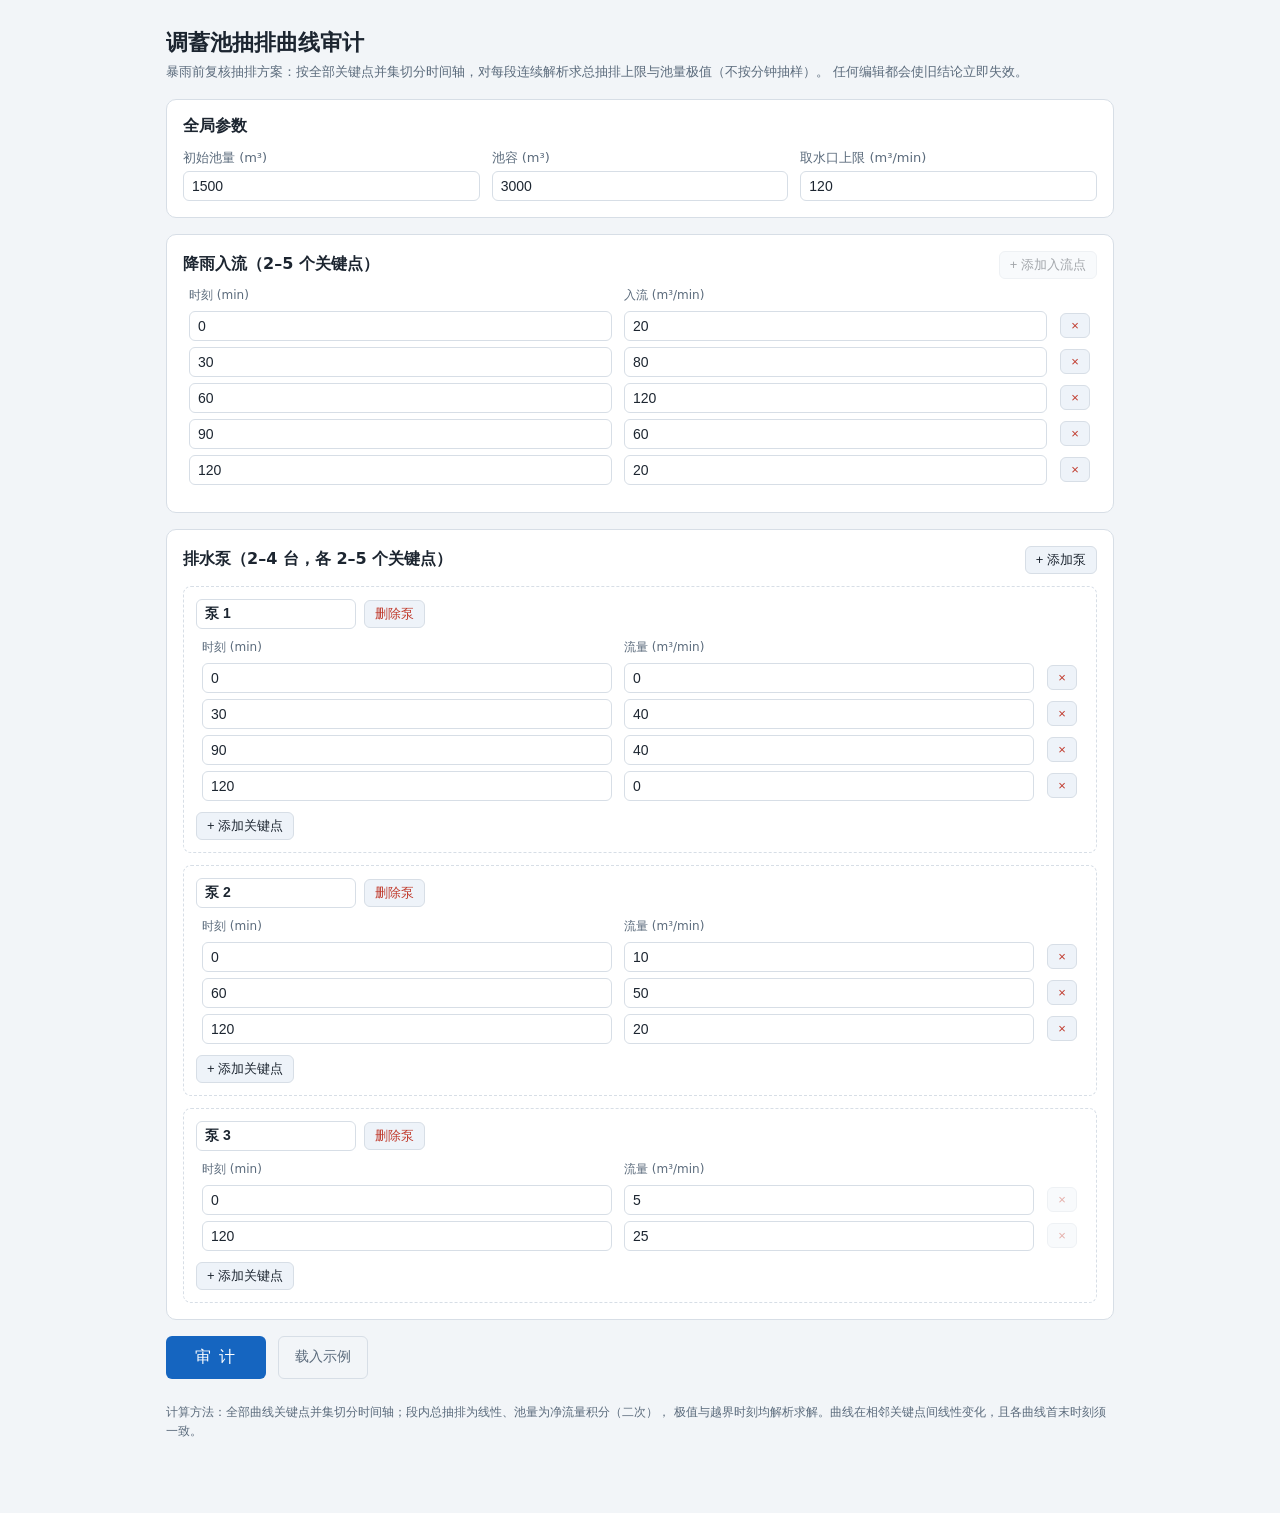
<file: app/index.html>
<!DOCTYPE html>
<html lang="zh-CN">
<head>
  <meta charset="UTF-8">
  <meta name="viewport" content="width=device-width, initial-scale=1.0">
  <title>调蓄池抽排曲线审计</title>
  <link rel="stylesheet" href="styles.css">
</head>
<body>
  <div id="app">
    <header>
      <h1>调蓄池抽排曲线审计</h1>
      <p class="sub">
        暴雨前复核抽排方案：按全部关键点并集切分时间轴，对每段连续解析求总抽排上限与池量极值（不按分钟抽样）。
        任何编辑都会使旧结论立即失效。
      </p>
    </header>

    <section class="card">
      <h2>全局参数</h2>
      <div class="grid3">
        <label>初始池量 (m³)
          <input id="initial-volume" type="number" min="0" step="any">
        </label>
        <label>池容 (m³)
          <input id="capacity" type="number" min="0" step="any">
        </label>
        <label>取水口上限 (m³/min)
          <input id="intake-limit" type="number" min="0" step="any">
        </label>
      </div>
    </section>

    <section class="card">
      <div class="row-between">
        <h2>降雨入流（2–5 个关键点）</h2>
        <button type="button" class="mini" id="inflow-add">+ 添加入流点</button>
      </div>
      <table class="points">
        <thead><tr><th>时刻 (min)</th><th>入流 (m³/min)</th><th></th></tr></thead>
        <tbody id="inflow-body"></tbody>
      </table>
    </section>

    <section class="card">
      <div class="row-between">
        <h2>排水泵（2–4 台，各 2–5 个关键点）</h2>
        <button type="button" class="mini" id="pump-add">+ 添加泵</button>
      </div>
      <div id="pumps"></div>
    </section>

    <div class="actions">
      <button type="button" id="audit">审 计</button>
      <button type="button" id="load-sample" class="ghost">载入示例</button>
    </div>

    <section id="result" class="result hidden" aria-live="polite"></section>

    <footer>
      计算方法：全部曲线关键点并集切分时间轴；段内总抽排为线性、池量为净流量积分（二次），
      极值与越界时刻均解析求解。曲线在相邻关键点间线性变化，且各曲线首末时刻须一致。
    </footer>
  </div>

  <script src="engine.js"></script>
  <script src="app.js"></script>
</body>
</html>
</file>
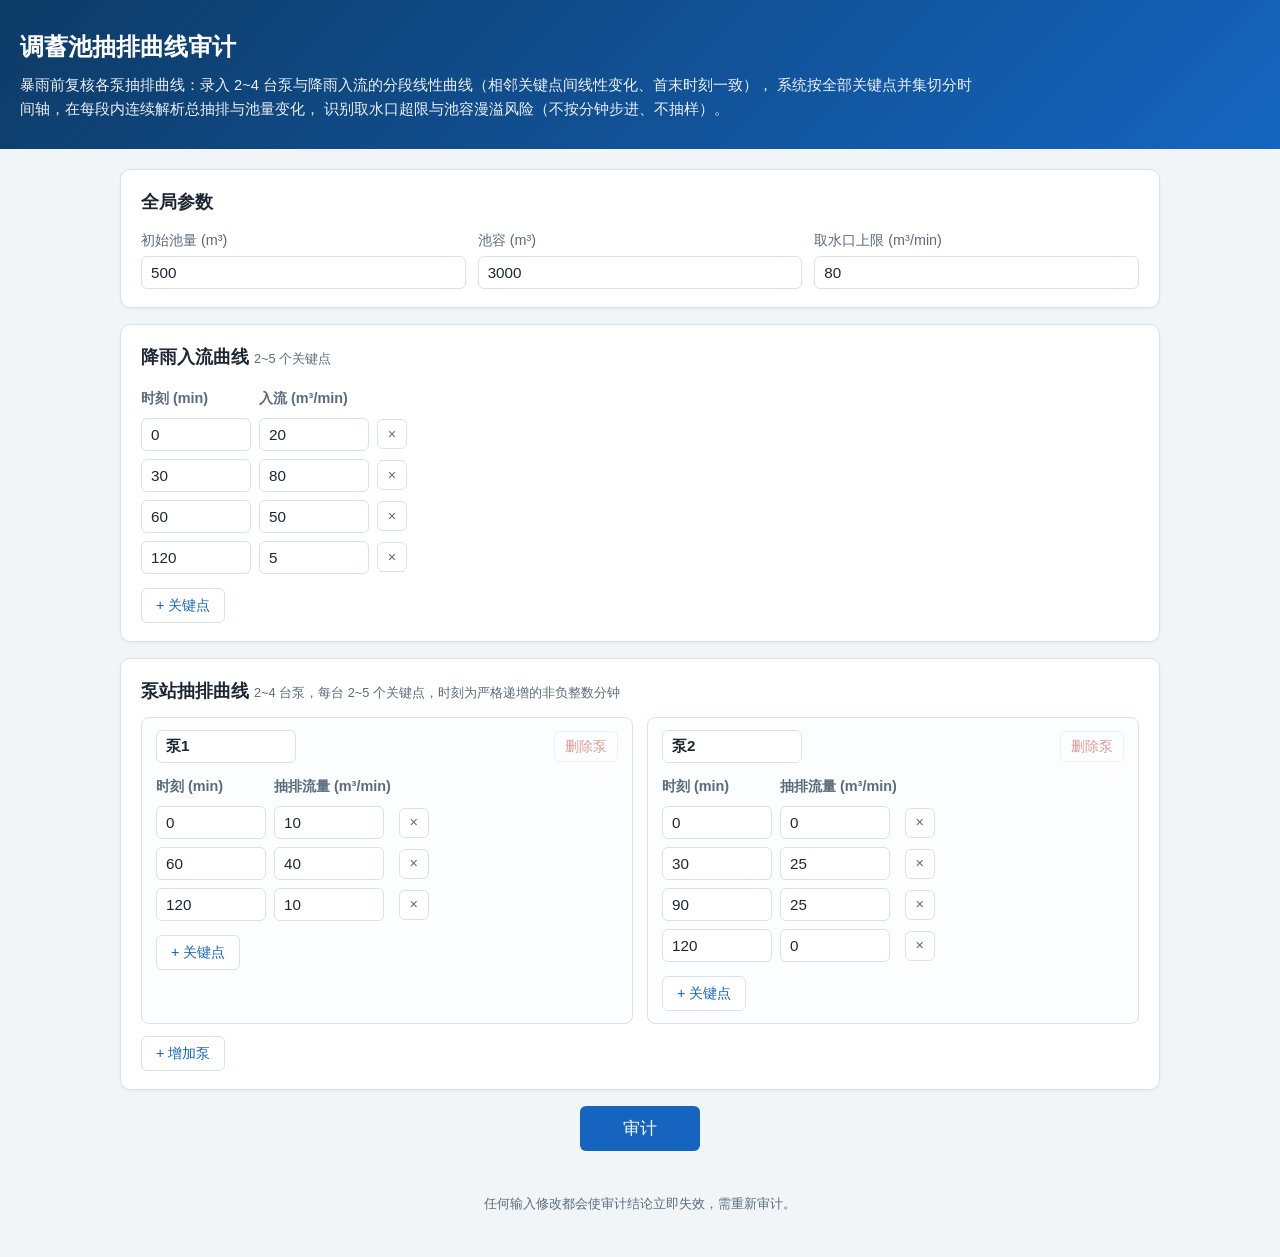
<file: web/index.html>
<!DOCTYPE html>
<html lang="zh-CN">
<head>
  <meta charset="UTF-8">
  <meta name="viewport" content="width=device-width, initial-scale=1.0">
  <title>调蓄池抽排曲线审计</title>
  <link rel="stylesheet" href="styles.css">
</head>
<body>
  <header>
    <h1>调蓄池抽排曲线审计</h1>
    <p>
      暴雨前复核各泵抽排曲线：录入 2~4 台泵与降雨入流的分段线性曲线（相邻关键点间线性变化、首末时刻一致），
      系统按全部关键点并集切分时间轴，在每段内连续解析总抽排与池量变化，
      识别取水口超限与池容漫溢风险（不按分钟步进、不抽样）。
    </p>
  </header>

  <main>
    <section class="panel" id="global-panel">
      <h2>全局参数</h2>
      <div class="grid">
        <label>初始池量 (m³)
          <input type="number" id="initial-volume" min="0" step="any">
        </label>
        <label>池容 (m³)
          <input type="number" id="capacity" min="0" step="any">
        </label>
        <label>取水口上限 (m³/min)
          <input type="number" id="intake-limit" min="0" step="any">
        </label>
      </div>
    </section>

    <section class="panel">
      <h2>降雨入流曲线 <span class="hint">2~5 个关键点</span></h2>
      <table class="points">
        <thead>
          <tr><th>时刻 (min)</th><th>入流 (m³/min)</th><th></th></tr>
        </thead>
        <tbody id="rainfall-body"></tbody>
      </table>
      <button type="button" id="rain-add" class="btn-ghost">+ 关键点</button>
    </section>

    <section class="panel">
      <h2>泵站抽排曲线 <span class="hint">2~4 台泵，每台 2~5 个关键点，时刻为严格递增的非负整数分钟</span></h2>
      <div id="pumps" class="pumps"></div>
      <button type="button" id="pump-add" class="btn-ghost">+ 增加泵</button>
    </section>

    <div class="actions">
      <button type="button" id="audit-btn" class="btn-primary">审计</button>
    </div>

    <section id="result" class="panel result hidden" aria-live="polite"></section>
  </main>

  <footer>
    <p>任何输入修改都会使审计结论立即失效，需重新审计。</p>
  </footer>

  <script src="audit.js"></script>
  <script src="app.js"></script>
</body>
</html>
</file>
<file: app/styles.css>
:root {
  --ink: #1c2530;
  --muted: #5b6b7c;
  --line: #d7dee6;
  --blue: #1565c0;
  --green: #1b7f4b;
  --red: #c0392b;
  --amber: #b9770e;
}

* { box-sizing: border-box; }

body {
  margin: 0;
  font-family: system-ui, -apple-system, "Segoe UI", "PingFang SC", "Microsoft YaHei", sans-serif;
  background: #f2f5f8;
  color: var(--ink);
}

#app { max-width: 980px; margin: 0 auto; padding: 20px 16px 72px; }

header h1 { font-size: 22px; margin: 8px 0 4px; }
.sub { color: var(--muted); margin: 0 0 16px; font-size: 13px; line-height: 1.6; }

.card {
  background: #fff;
  border: 1px solid var(--line);
  border-radius: 10px;
  padding: 16px;
  margin-bottom: 16px;
}
.card h2 { font-size: 16px; margin: 0 0 12px; }

.grid3 { display: grid; grid-template-columns: repeat(3, 1fr); gap: 12px; }

label { display: flex; flex-direction: column; gap: 4px; font-size: 13px; color: var(--muted); }

input {
  padding: 6px 8px;
  border: 1px solid var(--line);
  border-radius: 6px;
  font-size: 14px;
  width: 100%;
  color: var(--ink);
}
input:focus { outline: 2px solid rgba(21, 101, 192, .25); border-color: var(--blue); }

table.points { width: 100%; border-collapse: collapse; margin-bottom: 8px; }
table.points th { text-align: left; font-size: 12px; color: var(--muted); padding: 4px 6px; font-weight: 500; }
table.points td { padding: 3px 6px; }
table.points td:last-child { width: 44px; text-align: center; }

button { cursor: pointer; border: 1px solid transparent; border-radius: 6px; font-size: 14px; }
button:disabled { opacity: .4; cursor: not-allowed; }

.mini { padding: 4px 10px; font-size: 13px; background: #eef3f9; border-color: var(--line); color: var(--ink); }
.mini:hover:not(:disabled) { background: #e2ebf6; }
.danger { color: var(--red); }

.row-between { display: flex; justify-content: space-between; align-items: center; margin-bottom: 4px; }
.row-between h2 { margin: 0; }

.pump-card { border: 1px dashed var(--line); border-radius: 8px; padding: 12px; margin-top: 12px; }
.pump-head { display: flex; gap: 8px; align-items: center; margin-bottom: 6px; }
.pump-name { max-width: 160px; font-weight: 600; }

.actions { display: flex; gap: 12px; margin: 8px 0 16px; }
#audit { background: var(--blue); color: #fff; padding: 10px 28px; font-size: 16px; letter-spacing: 2px; }
#audit:hover { background: #0d47a1; }
.ghost { background: transparent; border-color: var(--line); color: var(--muted); padding: 10px 16px; }
.ghost:hover { background: #eef3f9; }

.result { border-radius: 10px; padding: 16px 18px; border: 1px solid var(--line); background: #fff; }
.result.hidden { display: none; }
.result.ok { border-color: var(--green); background: #f0faf4; }
.result.fail { border-color: var(--red); background: #fdf3f2; }
.result.invalid { border-color: var(--amber); background: #fef9ec; }
.result h3 { margin: 0 0 10px; font-size: 16px; }
.result.ok h3 { color: var(--green); }
.result.fail h3 { color: var(--red); }
.result.invalid h3 { color: var(--amber); }
.result ul { margin: 6px 0; padding-left: 20px; line-height: 1.7; }
.result.stale { opacity: .55; }
.pump-list-title { margin-top: 8px; font-size: 13px; color: var(--muted); }

.stale-banner {
  background: #fff3cd;
  border: 1px solid var(--amber);
  color: #7a5b00;
  padding: 8px 10px;
  border-radius: 6px;
  margin-bottom: 10px;
  font-size: 13px;
}

footer { margin-top: 24px; color: var(--muted); font-size: 12px; line-height: 1.6; }

@media (max-width: 640px) {
  .grid3 { grid-template-columns: 1fr; }
}
</file>
<file: web/styles.css>
:root {
  --bg: #f2f5f8;
  --panel: #ffffff;
  --ink: #1c2733;
  --muted: #5b6b7b;
  --line: #d9e2ea;
  --primary: #1565c0;
  --primary-dark: #0d47a1;
  --safe: #1b7f4b;
  --safe-bg: #eef9f2;
  --fail: #b3261e;
  --fail-bg: #fdf0ef;
  --stale: #8a6100;
  --stale-bg: #fff8e6;
}

* {
  box-sizing: border-box;
}

body {
  margin: 0;
  font-family: -apple-system, BlinkMacSystemFont, "Segoe UI", "PingFang SC",
    "Hiragino Sans GB", "Microsoft YaHei", sans-serif;
  background: var(--bg);
  color: var(--ink);
  line-height: 1.6;
}

header {
  background: linear-gradient(135deg, #0d3b66, #1565c0);
  color: #fff;
  padding: 28px 20px;
}

header h1 {
  margin: 0 0 8px;
  font-size: 1.5rem;
}

header p {
  margin: 0;
  max-width: 960px;
  opacity: 0.92;
  font-size: 0.92rem;
}

main {
  max-width: 1080px;
  margin: 0 auto;
  padding: 20px;
  display: flex;
  flex-direction: column;
  gap: 16px;
}

.panel {
  background: var(--panel);
  border: 1px solid var(--line);
  border-radius: 10px;
  padding: 18px 20px;
  box-shadow: 0 1px 3px rgba(16, 42, 67, 0.06);
}

.panel h2 {
  margin: 0 0 12px;
  font-size: 1.1rem;
}

.hint {
  font-size: 0.8rem;
  font-weight: normal;
  color: var(--muted);
}

.grid {
  display: grid;
  grid-template-columns: repeat(auto-fit, minmax(200px, 1fr));
  gap: 12px;
}

label {
  display: flex;
  flex-direction: column;
  gap: 4px;
  font-size: 0.9rem;
  color: var(--muted);
}

input[type="number"],
input[type="text"],
.pump-name {
  padding: 7px 9px;
  border: 1px solid var(--line);
  border-radius: 6px;
  font-size: 0.95rem;
  color: var(--ink);
  background: #fff;
}

input:focus {
  outline: 2px solid rgba(21, 101, 192, 0.35);
  outline-offset: 0;
  border-color: var(--primary);
}

table.points {
  border-collapse: collapse;
  margin-bottom: 10px;
}

table.points th,
table.points td {
  padding: 4px 8px 4px 0;
  text-align: left;
  font-size: 0.9rem;
}

table.points th {
  color: var(--muted);
  font-weight: 600;
}

table.points input {
  width: 110px;
}

.pumps {
  display: grid;
  grid-template-columns: repeat(auto-fit, minmax(300px, 1fr));
  gap: 14px;
  margin-bottom: 12px;
}

.pump-card {
  border: 1px solid var(--line);
  border-radius: 8px;
  padding: 12px 14px;
  background: #fbfdff;
}

.pump-head {
  display: flex;
  justify-content: space-between;
  align-items: center;
  gap: 10px;
  margin-bottom: 8px;
}

.pump-name {
  font-weight: 600;
  width: 140px;
}

button {
  cursor: pointer;
  border-radius: 6px;
  font-size: 0.9rem;
  padding: 7px 14px;
  border: 1px solid transparent;
}

button:disabled {
  opacity: 0.45;
  cursor: not-allowed;
}

.btn-primary {
  background: var(--primary);
  color: #fff;
  font-size: 1.05rem;
  padding: 10px 42px;
}

.btn-primary:hover:not(:disabled) {
  background: var(--primary-dark);
}

.btn-ghost {
  background: #fff;
  border-color: var(--line);
  color: var(--primary);
}

.btn-ghost:hover:not(:disabled) {
  border-color: var(--primary);
}

.btn-danger {
  background: #fff;
  border-color: var(--line);
  color: var(--fail);
  padding: 5px 10px;
}

.btn-danger:hover:not(:disabled) {
  border-color: var(--fail);
}

.btn-icon {
  background: #fff;
  border: 1px solid var(--line);
  color: var(--muted);
  width: 30px;
  height: 30px;
  padding: 0;
  line-height: 1;
}

.btn-icon:hover:not(:disabled) {
  color: var(--fail);
  border-color: var(--fail);
}

.actions {
  display: flex;
  justify-content: center;
}

.result.hidden {
  display: none;
}

.result h2 {
  margin-top: 0;
}

.result.safe {
  border-color: var(--safe);
  background: var(--safe-bg);
}

.result.safe h2 {
  color: var(--safe);
}

.result.fail,
.result.error {
  border-color: var(--fail);
  background: var(--fail-bg);
}

.result.fail h2,
.result.error h2 {
  color: var(--fail);
}

.result.stale {
  border-color: var(--stale);
  background: var(--stale-bg);
  color: var(--stale);
}

.result.stale p {
  margin: 0;
  font-weight: 600;
}

.stats {
  display: grid;
  grid-template-columns: repeat(auto-fit, minmax(220px, 1fr));
  gap: 12px;
  margin: 10px 0;
}

.stat {
  background: #fff;
  border: 1px solid var(--line);
  border-radius: 8px;
  padding: 12px 14px;
  display: flex;
  flex-direction: column;
  gap: 2px;
}

.stat-label {
  color: var(--muted);
  font-size: 0.85rem;
}

.stat-value {
  font-size: 1.5rem;
  font-weight: 700;
}

.stat-unit {
  color: var(--muted);
  font-size: 0.8rem;
}

.stat-time {
  color: var(--primary-dark);
  font-size: 0.85rem;
}

.note {
  color: var(--muted);
  font-size: 0.82rem;
  margin-bottom: 0;
}

.fail-time {
  font-size: 1.05rem;
}

.violation {
  background: #fff;
  border: 1px solid var(--fail);
  border-radius: 8px;
  padding: 12px 16px;
  margin: 10px 0;
}

.violation h3 {
  margin: 0 0 8px;
  color: var(--fail);
  font-size: 1rem;
}

.violation p {
  margin: 4px 0;
}

.pump-list {
  margin: 4px 0;
  padding-left: 20px;
}

footer {
  text-align: center;
  color: var(--muted);
  font-size: 0.8rem;
  padding: 10px 0 30px;
}
</file>
